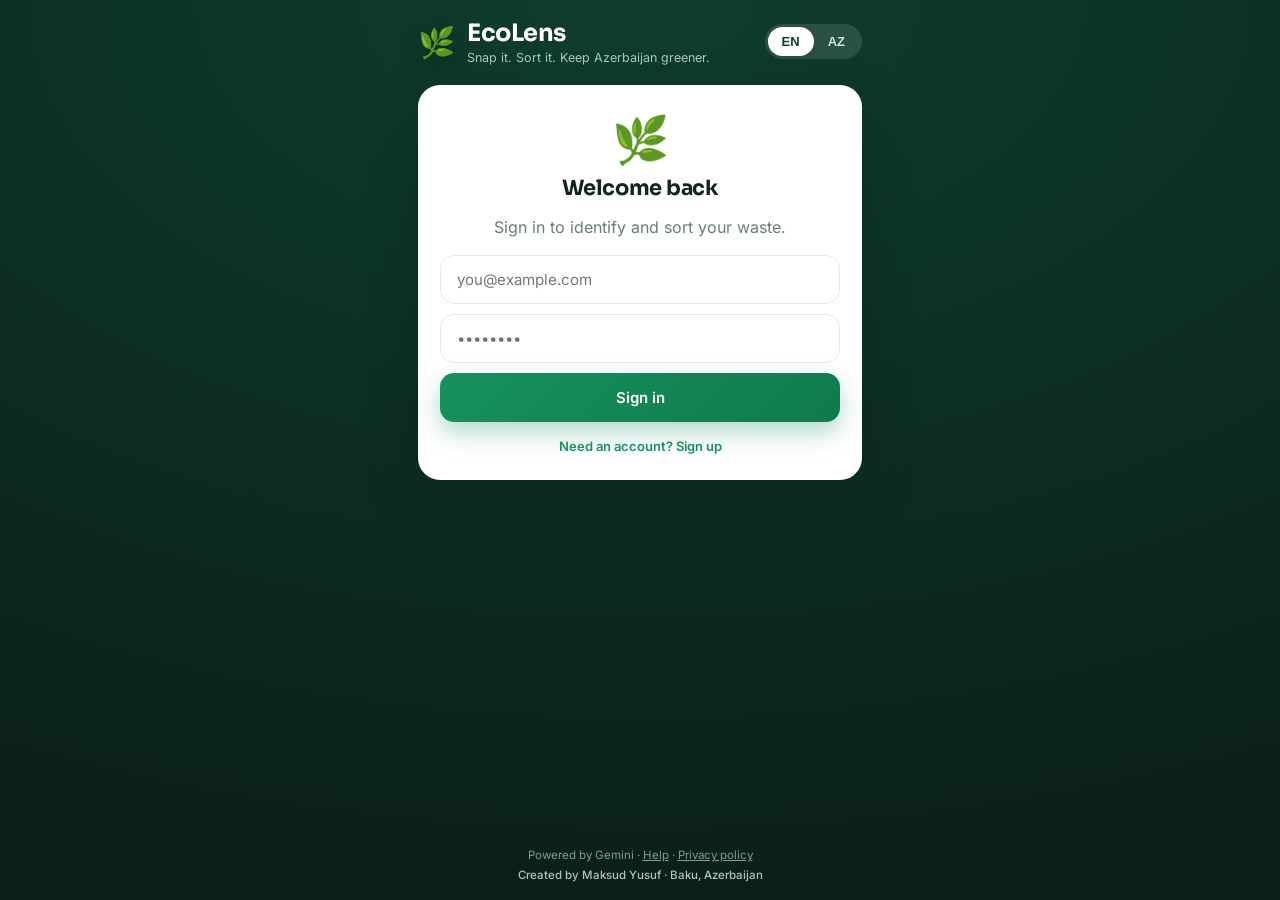
<file: public/index.html>
<!DOCTYPE html>
<html lang="en">
  <head>
    <meta charset="UTF-8" />
    <meta name="viewport" content="width=device-width, initial-scale=1.0, viewport-fit=cover" />
    <meta name="theme-color" content="#0f3d2e" />
    <title>EcoLens — Smart Waste Sorting</title>
    <link rel="manifest" href="manifest.webmanifest" />
    <link rel="icon" href="icons/favicon-32.png" sizes="32x32" />
    <link rel="apple-touch-icon" href="icons/icon-180.png" />
    <meta name="apple-mobile-web-app-capable" content="yes" />
    <meta name="apple-mobile-web-app-status-bar-style" content="black-translucent" />
    <meta name="apple-mobile-web-app-title" content="EcoLens" />
    <meta name="mobile-web-app-capable" content="yes" />
    <link rel="stylesheet" href="fonts.css" />
    <link rel="stylesheet" href="styles.css" />
  </head>
  <body>
    <div class="app">
      <header class="topbar">
        <div class="brand">
          <span class="leaf" aria-hidden="true">🌿</span>
          <div>
            <h1>EcoLens</h1>
            <p class="tagline" data-i18n="tagline">Snap it. Sort it. Save Azerbaijan greener.</p>
          </div>
        </div>
        <div class="lang-toggle" role="group" aria-label="Language">
          <button data-lang="en" class="active">EN</button>
          <button data-lang="az">AZ</button>
        </div>
      </header>

      <div id="userbar" class="userbar hidden">
        <span id="userEmail" class="user-email"></span>
        <div class="userbar-actions">
          <button id="mapBtn" class="link-btn" data-i18n="nav_map">Bins</button>
          <button id="historyBtn" class="link-btn" data-i18n="nav_history">History</button>
          <button id="accountBtn" class="link-btn" data-i18n="nav_account">Account</button>
        </div>
      </div>

      <main>
        <!-- Boot / loading -->
        <section id="bootCard" class="card boot">
          <div class="spinner"></div>
          <p class="muted" data-i18n="loading">Loading…</p>
        </section>

        <!-- Auth (sign in / sign up) -->
        <section id="authCard" class="card auth hidden">
          <div class="capture-illustration" aria-hidden="true">🌿</div>
          <h2 id="authTitle" data-i18n="auth_signin_title">Welcome back</h2>
          <p class="muted" id="authSub" data-i18n="auth_signin_sub">Sign in to identify and sort your waste.</p>
          <form id="authForm" class="auth-form">
            <input id="authEmail" class="field" type="email" autocomplete="email" placeholder="you@example.com" required />
            <input id="authPassword" class="field" type="password" autocomplete="current-password" placeholder="••••••••" required />
            <p id="authError" class="auth-error hidden"></p>
            <button id="authSubmit" type="submit" class="btn primary" data-i18n="auth_signin_btn">Sign in</button>
          </form>
          <button id="authToggle" class="link-btn center" data-i18n="auth_to_signup">Need an account? Sign up</button>
        </section>

        <!-- Capture / start screen -->
        <section id="startCard" class="card capture hidden">
          <div class="capture-illustration" aria-hidden="true">📷♻️</div>
          <h2 data-i18n="capture_title">What are you throwing away?</h2>
          <p class="muted" data-i18n="capture_sub">
            Take or upload a photo of any item — EcoLens tells you how to recycle or dispose of it properly here in Azerbaijan.
          </p>
          <div class="capture-actions">
            <button id="cameraBtn" class="btn primary" data-i18n="btn_camera">Take a photo</button>
            <button id="uploadBtn" class="btn ghost" data-i18n="btn_upload">Upload image</button>
          </div>
          <input id="cameraInput" type="file" accept="image/*" capture="environment" hidden />
          <input id="fileInput" type="file" accept="image/*" hidden />
          <p id="quota" class="quota"></p>
        </section>

        <!-- Preview + analyzing -->
        <section id="previewCard" class="card preview hidden">
          <div class="preview-image-wrap">
            <img id="previewImg" alt="Selected item" />
            <div id="scanOverlay" class="scan-overlay hidden">
              <div class="scan-line"></div>
              <span class="scan-text" data-i18n="analyzing">Analyzing…</span>
            </div>
          </div>
          <div class="preview-actions">
            <button id="analyzeBtn" class="btn primary" data-i18n="btn_analyze">Identify it</button>
            <button id="retakeBtn" class="btn ghost" data-i18n="btn_retake">Retake</button>
          </div>
        </section>

        <!-- Result -->
        <section id="resultCard" class="card result hidden"></section>

        <!-- Error -->
        <section id="errorCard" class="card error hidden">
          <p id="errorText"></p>
          <button id="errorRetry" class="btn ghost" data-i18n="btn_again">Try again</button>
        </section>

        <!-- History -->
        <section id="historyCard" class="card history hidden">
          <div class="history-head">
            <h2 data-i18n="history_title">Your scans</h2>
            <button id="historyBack" class="link-btn" data-i18n="btn_back">Back</button>
          </div>
          <p id="myImpact" class="my-impact hidden"></p>
          <div id="historyList" class="history-list"></div>
        </section>

        <!-- Account: sign out and account deletion (App Store guideline 5.1.1(v)) -->
        <section id="accountCard" class="card history hidden">
          <div class="history-head">
            <h2 data-i18n="account_title">Account</h2>
            <button id="accountBack" class="link-btn" data-i18n="btn_back">Back</button>
          </div>
          <p class="muted account-email" id="accountEmail"></p>
          <div class="account-actions">
            <button id="logoutBtn" class="btn ghost" data-i18n="nav_logout">Log out</button>
            <button id="deleteAccountBtn" class="btn danger" data-i18n="delete_account">Delete my account</button>
          </div>
          <p class="muted account-hint" data-i18n="delete_hint">
            Permanently deletes your account and all your scan history.
          </p>
        </section>

        <!-- Nearby bins map -->
        <section id="mapCard" class="card map hidden">
          <div class="history-head">
            <h2 data-i18n="map_title">Recycling near you</h2>
            <button id="mapBack" class="link-btn" data-i18n="btn_back">Back</button>
          </div>
          <p id="mapStatus" class="muted map-status"></p>
          <iframe id="mapFrame" class="map-canvas" title="Recycling map"></iframe>
        </section>
      </main>

      <footer class="footer">
        <span data-i18n="footer">Powered by Gemini</span> ·
        <a href="support.html" data-i18n="help">Help</a> ·
        <a href="privacy.html" data-i18n="privacy">Privacy policy</a>
        <div class="credit" data-i18n="credit">Created by Maksud Yusuf · Baku, Azerbaijan</div>
      </footer>
    </div>

    <!-- Bundled (not loaded from a CDN) so the iOS app ships all of its own code. -->
    <script src="vendor/supabase-2.110.0.js"></script>
    <script>
      // Safety net: never leave the iOS launch screen up if the app fails to start.
      setTimeout(() => window.Capacitor?.Plugins?.SplashScreen?.hide(), 6000);
    </script>
    <script src="config.js"></script>
    <script src="app.js"></script>
    <script>
      // The native app ships its own files, so the web service worker is web-only.
      if ("serviceWorker" in navigator && !window.Capacitor?.isNativePlatform?.()) {
        // Auto-reload once when a new version takes over — but not on a first
        // visit, where the first worker taking control isn't an update.
        const hadController = !!navigator.serviceWorker.controller;
        let refreshing = false;
        navigator.serviceWorker.addEventListener("controllerchange", () => {
          if (!hadController || refreshing) return;
          refreshing = true;
          window.location.reload();
        });
        window.addEventListener("load", async () => {
          try {
            const reg = await navigator.serviceWorker.register("sw.js");
            reg.update();
            // Re-check for a new version each time the app is reopened/refocused.
            document.addEventListener("visibilitychange", () => {
              if (document.visibilityState === "visible") reg.update();
            });
          } catch (e) {}
        });
      }
    </script>
  </body>
</html>
</file>
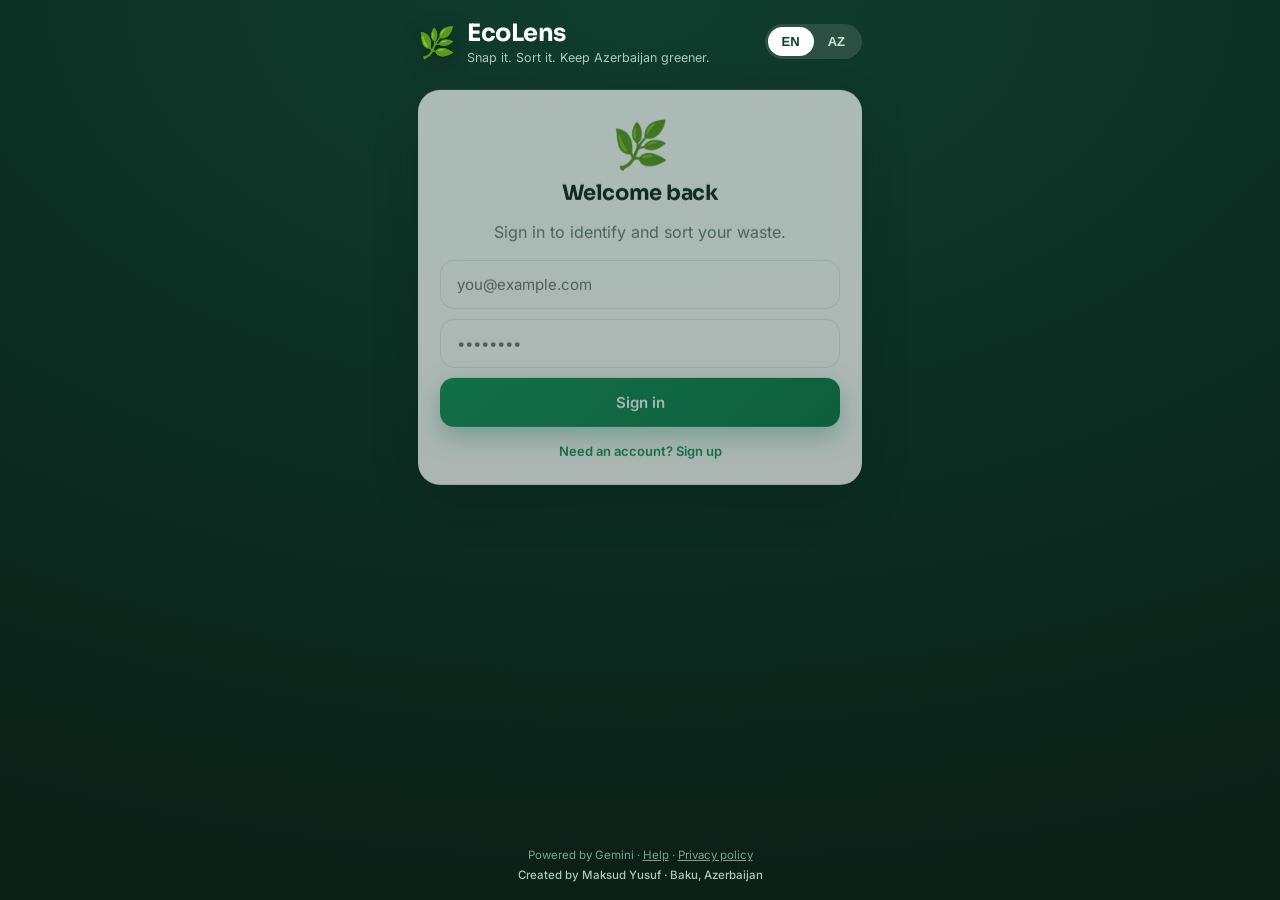
<file: public/impact.html>
<!DOCTYPE html>
<html lang="en">
  <head>
    <meta charset="utf-8" />
    <meta name="robots" content="noindex" />
    <title>EcoLens</title>
    <!-- The Impact page was removed; old links (posters, App Store) go to the app. -->
    <meta http-equiv="refresh" content="0; url=./" />
  </head>
  <body></body>
</html>
</file>
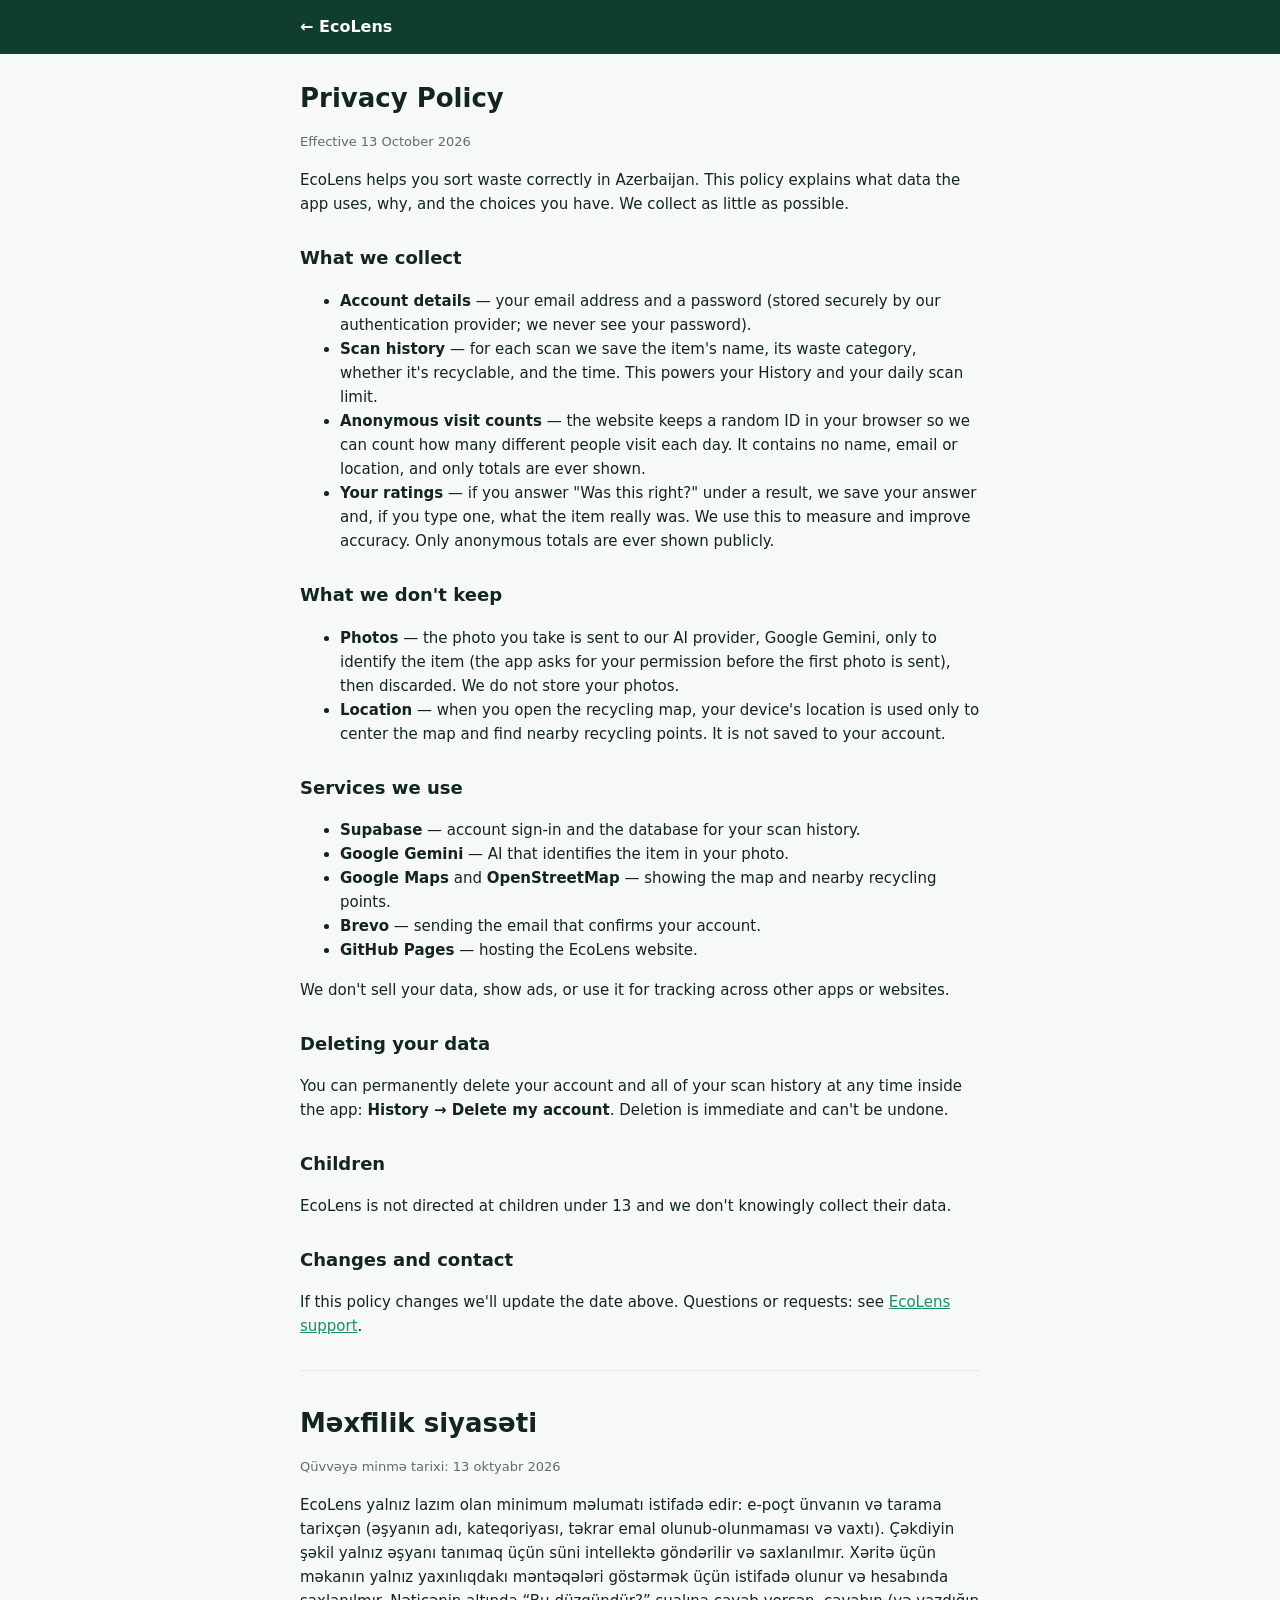
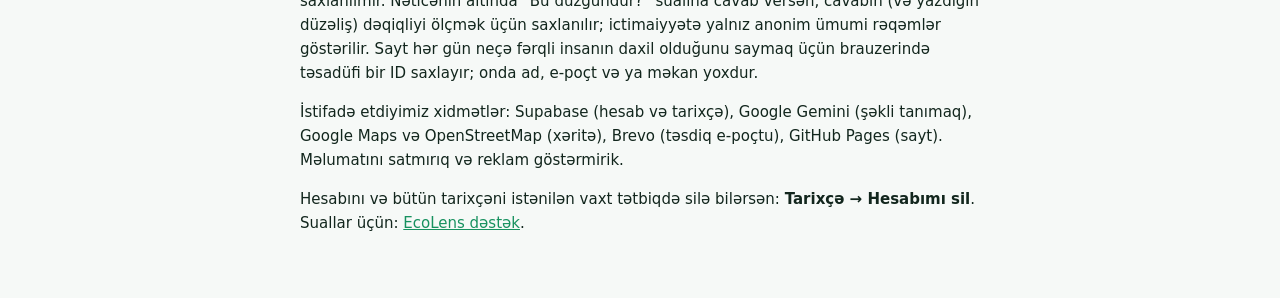
<file: public/privacy.html>
<!DOCTYPE html>
<html lang="en">
  <head>
    <meta charset="UTF-8" />
    <meta name="viewport" content="width=device-width, initial-scale=1.0, viewport-fit=cover" />
    <title>EcoLens — Privacy Policy</title>
    <style>
      :root {
        --ink: #12261d;
        --muted: #5d6f66;
        --green: #17915f;
        --line: #e4ece7;
      }
      body {
        margin: 0;
        background: #f6f9f7;
        color: var(--ink);
        font-family: -apple-system, system-ui, "Inter", sans-serif;
        line-height: 1.6;
      }
      /* Dark bar under the status bar, matching the app (status bar text is white). */
      .bar {
        background: #0f3d2e;
        padding: calc(env(safe-area-inset-top) + 14px) 20px 14px;
      }
      .bar a {
        display: block;
        max-width: 680px;
        margin: 0 auto;
        color: #fff;
        font-weight: 600;
        text-decoration: none;
      }
      main {
        max-width: 680px;
        margin: 0 auto;
        padding: 24px 20px 48px;
      }
      h1 {
        font-size: 26px;
        margin: 0 0 4px;
      }
      h2 {
        font-size: 18px;
        margin: 28px 0 6px;
      }
      p,
      li {
        font-size: 15px;
      }
      .muted {
        color: var(--muted);
        font-size: 13px;
      }
      a {
        color: var(--green);
      }
      hr {
        border: 0;
        border-top: 1px solid var(--line);
        margin: 32px 0;
      }
      .in-app .bar { display: none; }
    </style>
    <script>
      // Opened from the iOS app (in its browser sheet): hide links back to the website.
      if (new URLSearchParams(location.search).has("app")) document.documentElement.classList.add("in-app");
    </script>
  </head>
  <body>
    <header class="bar"><a href="index.html">← EcoLens</a></header>
    <main>
      <h1>Privacy Policy</h1>
      <p class="muted">Effective 13 October 2026</p>

      <p>
        EcoLens helps you sort waste correctly in Azerbaijan. This policy explains what data the app
        uses, why, and the choices you have. We collect as little as possible.
      </p>

      <h2>What we collect</h2>
      <ul>
        <li><b>Account details</b> — your email address and a password (stored securely by our
          authentication provider; we never see your password).</li>
        <li><b>Scan history</b> — for each scan we save the item's name, its waste category, whether
          it's recyclable, and the time. This powers your History and your daily scan limit.</li>
        <li><b>Anonymous visit counts</b> — the website keeps a random ID in your browser so we can
          count how many different people visit each day. It contains no name, email or location,
          and only totals are ever shown.</li>
        <li><b>Your ratings</b> — if you answer "Was this right?" under a result, we save your answer
          and, if you type one, what the item really was. We use this to measure and improve
          accuracy. Only anonymous totals are ever shown publicly.</li>
      </ul>

      <h2>What we don't keep</h2>
      <ul>
        <li><b>Photos</b> — the photo you take is sent to our AI provider, Google Gemini, only to
          identify the item (the app asks for your permission before the first photo is sent),
          then discarded. We do not store your photos.</li>
        <li><b>Location</b> — when you open the recycling map, your device's location is used only to
          center the map and find nearby recycling points. It is not saved to your account.</li>
      </ul>

      <h2>Services we use</h2>
      <ul>
        <li><b>Supabase</b> — account sign-in and the database for your scan history.</li>
        <li><b>Google Gemini</b> — AI that identifies the item in your photo.</li>
        <li><b>Google Maps</b> and <b>OpenStreetMap</b> — showing the map and nearby recycling
          points.</li>
        <li><b>Brevo</b> — sending the email that confirms your account.</li>
        <li><b>GitHub Pages</b> — hosting the EcoLens website.</li>
      </ul>
      <p>We don't sell your data, show ads, or use it for tracking across other apps or websites.</p>

      <h2>Deleting your data</h2>
      <p>
        You can permanently delete your account and all of your scan history at any time inside the
        app: <b>History → Delete my account</b>. Deletion is immediate and can't be undone.
      </p>

      <h2>Children</h2>
      <p>EcoLens is not directed at children under 13 and we don't knowingly collect their data.</p>

      <h2>Changes and contact</h2>
      <p>
        If this policy changes we'll update the date above. Questions or requests:
        see <a href="support.html">EcoLens support</a>.
      </p>

      <hr />

      <h1>Məxfilik siyasəti</h1>
      <p class="muted">Qüvvəyə minmə tarixi: 13 oktyabr 2026</p>
      <p>
        EcoLens yalnız lazım olan minimum məlumatı istifadə edir: e-poçt ünvanın və tarama tarixçən
        (əşyanın adı, kateqoriyası, təkrar emal olunub-olunmaması və vaxtı). Çəkdiyin şəkil yalnız
        əşyanı tanımaq üçün süni intellektə göndərilir və saxlanılmır. Xəritə üçün məkanın yalnız
        yaxınlıqdakı məntəqələri göstərmək üçün istifadə olunur və hesabında saxlanılmır. Nəticənin
        altında “Bu düzgündür?” sualına cavab versən, cavabın (və yazdığın düzəliş) dəqiqliyi ölçmək
        üçün saxlanılır; ictimaiyyətə yalnız anonim ümumi rəqəmlər göstərilir. Sayt hər gün neçə fərqli insanın daxil olduğunu saymaq üçün brauzerində təsadüfi bir ID saxlayır; onda ad, e-poçt və ya məkan yoxdur.
      </p>
      <p>
        İstifadə etdiyimiz xidmətlər: Supabase (hesab və tarixçə), Google Gemini (şəkli tanımaq),
        Google Maps və OpenStreetMap (xəritə), Brevo (təsdiq e-poçtu), GitHub Pages (sayt). Məlumatını
        satmırıq və reklam göstərmirik.
      </p>
      <p>
        Hesabını və bütün tarixçəni istənilən vaxt tətbiqdə silə bilərsən:
        <b>Tarixçə → Hesabımı sil</b>. Suallar üçün:
        <a href="support.html">EcoLens dəstək</a>.
      </p>
    </main>
  </body>
</html>
</file>
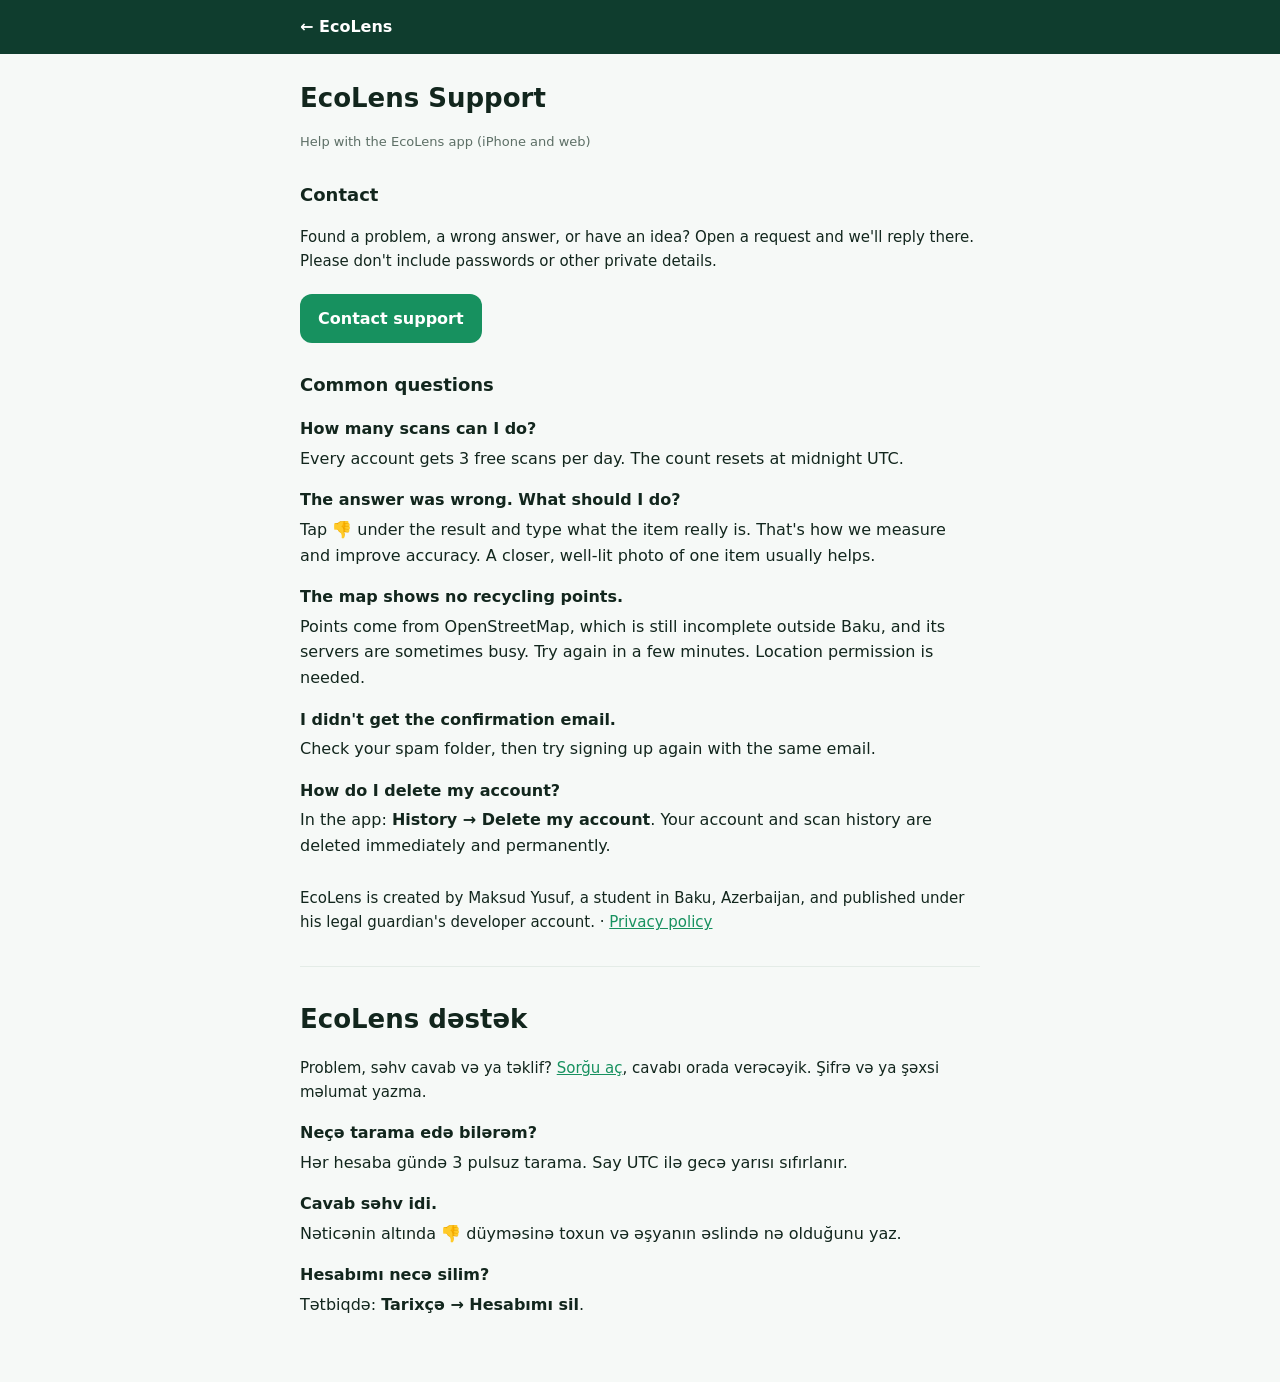
<file: public/support.html>
<!DOCTYPE html>
<html lang="en">
  <head>
    <meta charset="UTF-8" />
    <meta name="viewport" content="width=device-width, initial-scale=1.0, viewport-fit=cover" />
    <title>EcoLens Support</title>
    <style>
      :root {
        --ink: #12261d;
        --muted: #5d6f66;
        --green: #17915f;
        --line: #e4ece7;
      }
      body {
        margin: 0;
        background: #f6f9f7;
        color: var(--ink);
        font-family: -apple-system, system-ui, "Inter", sans-serif;
        line-height: 1.6;
      }
      /* Dark bar under the status bar, matching the app (status bar text is white). */
      .bar {
        background: #0f3d2e;
        padding: calc(env(safe-area-inset-top) + 14px) 20px 14px;
      }
      .bar a {
        display: block;
        max-width: 680px;
        margin: 0 auto;
        color: #fff;
        font-weight: 600;
        text-decoration: none;
      }
      main {
        max-width: 680px;
        margin: 0 auto;
        padding: 24px 20px 48px;
      }
      h1 {
        font-size: 26px;
        margin: 0 0 4px;
      }
      h2 {
        font-size: 18px;
        margin: 28px 0 6px;
      }
      p,
      li {
        font-size: 15px;
      }
      .muted {
        color: var(--muted);
        font-size: 13px;
      }
      a {
        color: var(--green);
      }
      hr {
        border: 0;
        border-top: 1px solid var(--line);
        margin: 32px 0;
      }
          .faq dt {
        font-weight: 600;
        margin-top: 16px;
      }
      .faq dd {
        margin: 4px 0 0;
      }
      .contact {
        display: inline-block;
        margin-top: 6px;
        padding: 12px 18px;
        border-radius: 12px;
        background: var(--green);
        color: #fff;
        font-weight: 600;
        text-decoration: none;
      }
      .in-app .bar { display: none; }
    </style>
    <script>
      // Opened from the iOS app (in its browser sheet): hide links back to the website.
      if (new URLSearchParams(location.search).has("app")) document.documentElement.classList.add("in-app");
    </script>
  </head>
  <body>
    <header class="bar"><a href="index.html">← EcoLens</a></header>
    <main>
      <h1>EcoLens Support</h1>
      <p class="muted">Help with the EcoLens app (iPhone and web)</p>

      <h2>Contact</h2>
      <p>
        Found a problem, a wrong answer, or have an idea? Open a request and we'll reply there.
        Please don't include passwords or other private details.
      </p>
      <a class="contact" href="https://github.com/Mausertheking/ecolens/issues/new" target="_blank" rel="noopener">
        Contact support
      </a>

      <h2>Common questions</h2>
      <dl class="faq">
        <dt>How many scans can I do?</dt>
        <dd>Every account gets 3 free scans per day. The count resets at midnight UTC.</dd>
        <dt>The answer was wrong. What should I do?</dt>
        <dd>Tap 👎 under the result and type what the item really is. That's how we measure and
          improve accuracy. A closer, well-lit photo of one item usually helps.</dd>
        <dt>The map shows no recycling points.</dt>
        <dd>Points come from OpenStreetMap, which is still incomplete outside Baku, and its servers
          are sometimes busy. Try again in a few minutes. Location permission is needed.</dd>
        <dt>I didn't get the confirmation email.</dt>
        <dd>Check your spam folder, then try signing up again with the same email.</dd>
        <dt>How do I delete my account?</dt>
        <dd>In the app: <b>History → Delete my account</b>. Your account and scan history are
          deleted immediately and permanently.</dd>
      </dl>

      <p style="margin-top: 28px">
        EcoLens is created by Maksud Yusuf, a student in Baku, Azerbaijan, and published under his
        legal guardian's developer account. · <a href="privacy.html">Privacy policy</a>
      </p>

      <hr />

      <h1>EcoLens dəstək</h1>
      <p>
        Problem, səhv cavab və ya təklif? <a href="https://github.com/Mausertheking/ecolens/issues/new"
        target="_blank" rel="noopener">Sorğu aç</a>, cavabı orada verəcəyik. Şifrə və ya şəxsi
        məlumat yazma.
      </p>
      <dl class="faq">
        <dt>Neçə tarama edə bilərəm?</dt>
        <dd>Hər hesaba gündə 3 pulsuz tarama. Say UTC ilə gecə yarısı sıfırlanır.</dd>
        <dt>Cavab səhv idi.</dt>
        <dd>Nəticənin altında 👎 düyməsinə toxun və əşyanın əslində nə olduğunu yaz.</dd>
        <dt>Hesabımı necə silim?</dt>
        <dd>Tətbiqdə: <b>Tarixçə → Hesabımı sil</b>.</dd>
      </dl>
    </main>
  </body>
</html>
</file>
<file: public/fonts.css>
/* Self-hosted fonts (from @fontsource) so the app draws instantly, offline and
   inside the iOS app, without waiting on Google Fonts. Latin + Latin Extended
   cover English and Azerbaijani (ə, ğ, ı, ş …). */
@font-face {
  font-family: "Sora";
  font-style: normal;
  font-display: swap;
  font-weight: 500;
  src: url(fonts/sora-latin-ext-500-normal.woff2) format("woff2");
  unicode-range: U+0100-02BA,U+02BD-02C5,U+02C7-02CC,U+02CE-02D7,U+02DD-02FF,U+0304,U+0308,U+0329,U+1D00-1DBF,U+1E00-1E9F,U+1EF2-1EFF,U+2020,U+20A0-20AB,U+20AD-20C0,U+2113,U+2C60-2C7F,U+A720-A7FF;
}
@font-face {
  font-family: "Sora";
  font-style: normal;
  font-display: swap;
  font-weight: 500;
  src: url(fonts/sora-latin-500-normal.woff2) format("woff2");
  unicode-range: U+0000-00FF,U+0131,U+0152-0153,U+02BB-02BC,U+02C6,U+02DA,U+02DC,U+0304,U+0308,U+0329,U+2000-206F,U+20AC,U+2122,U+2191,U+2193,U+2212,U+2215,U+FEFF,U+FFFD;
}
@font-face {
  font-family: "Sora";
  font-style: normal;
  font-display: swap;
  font-weight: 600;
  src: url(fonts/sora-latin-ext-600-normal.woff2) format("woff2");
  unicode-range: U+0100-02BA,U+02BD-02C5,U+02C7-02CC,U+02CE-02D7,U+02DD-02FF,U+0304,U+0308,U+0329,U+1D00-1DBF,U+1E00-1E9F,U+1EF2-1EFF,U+2020,U+20A0-20AB,U+20AD-20C0,U+2113,U+2C60-2C7F,U+A720-A7FF;
}
@font-face {
  font-family: "Sora";
  font-style: normal;
  font-display: swap;
  font-weight: 600;
  src: url(fonts/sora-latin-600-normal.woff2) format("woff2");
  unicode-range: U+0000-00FF,U+0131,U+0152-0153,U+02BB-02BC,U+02C6,U+02DA,U+02DC,U+0304,U+0308,U+0329,U+2000-206F,U+20AC,U+2122,U+2191,U+2193,U+2212,U+2215,U+FEFF,U+FFFD;
}
@font-face {
  font-family: "Sora";
  font-style: normal;
  font-display: swap;
  font-weight: 700;
  src: url(fonts/sora-latin-ext-700-normal.woff2) format("woff2");
  unicode-range: U+0100-02BA,U+02BD-02C5,U+02C7-02CC,U+02CE-02D7,U+02DD-02FF,U+0304,U+0308,U+0329,U+1D00-1DBF,U+1E00-1E9F,U+1EF2-1EFF,U+2020,U+20A0-20AB,U+20AD-20C0,U+2113,U+2C60-2C7F,U+A720-A7FF;
}
@font-face {
  font-family: "Sora";
  font-style: normal;
  font-display: swap;
  font-weight: 700;
  src: url(fonts/sora-latin-700-normal.woff2) format("woff2");
  unicode-range: U+0000-00FF,U+0131,U+0152-0153,U+02BB-02BC,U+02C6,U+02DA,U+02DC,U+0304,U+0308,U+0329,U+2000-206F,U+20AC,U+2122,U+2191,U+2193,U+2212,U+2215,U+FEFF,U+FFFD;
}
@font-face {
  font-family: "Inter";
  font-style: normal;
  font-display: swap;
  font-weight: 400;
  src: url(fonts/inter-latin-ext-400-normal.woff2) format("woff2");
  unicode-range: U+0100-02BA,U+02BD-02C5,U+02C7-02CC,U+02CE-02D7,U+02DD-02FF,U+0304,U+0308,U+0329,U+1D00-1DBF,U+1E00-1E9F,U+1EF2-1EFF,U+2020,U+20A0-20AB,U+20AD-20C0,U+2113,U+2C60-2C7F,U+A720-A7FF;
}
@font-face {
  font-family: "Inter";
  font-style: normal;
  font-display: swap;
  font-weight: 400;
  src: url(fonts/inter-latin-400-normal.woff2) format("woff2");
  unicode-range: U+0000-00FF,U+0131,U+0152-0153,U+02BB-02BC,U+02C6,U+02DA,U+02DC,U+0304,U+0308,U+0329,U+2000-206F,U+20AC,U+2122,U+2191,U+2193,U+2212,U+2215,U+FEFF,U+FFFD;
}
@font-face {
  font-family: "Inter";
  font-style: normal;
  font-display: swap;
  font-weight: 500;
  src: url(fonts/inter-latin-ext-500-normal.woff2) format("woff2");
  unicode-range: U+0100-02BA,U+02BD-02C5,U+02C7-02CC,U+02CE-02D7,U+02DD-02FF,U+0304,U+0308,U+0329,U+1D00-1DBF,U+1E00-1E9F,U+1EF2-1EFF,U+2020,U+20A0-20AB,U+20AD-20C0,U+2113,U+2C60-2C7F,U+A720-A7FF;
}
@font-face {
  font-family: "Inter";
  font-style: normal;
  font-display: swap;
  font-weight: 500;
  src: url(fonts/inter-latin-500-normal.woff2) format("woff2");
  unicode-range: U+0000-00FF,U+0131,U+0152-0153,U+02BB-02BC,U+02C6,U+02DA,U+02DC,U+0304,U+0308,U+0329,U+2000-206F,U+20AC,U+2122,U+2191,U+2193,U+2212,U+2215,U+FEFF,U+FFFD;
}
@font-face {
  font-family: "Inter";
  font-style: normal;
  font-display: swap;
  font-weight: 600;
  src: url(fonts/inter-latin-ext-600-normal.woff2) format("woff2");
  unicode-range: U+0100-02BA,U+02BD-02C5,U+02C7-02CC,U+02CE-02D7,U+02DD-02FF,U+0304,U+0308,U+0329,U+1D00-1DBF,U+1E00-1E9F,U+1EF2-1EFF,U+2020,U+20A0-20AB,U+20AD-20C0,U+2113,U+2C60-2C7F,U+A720-A7FF;
}
@font-face {
  font-family: "Inter";
  font-style: normal;
  font-display: swap;
  font-weight: 600;
  src: url(fonts/inter-latin-600-normal.woff2) format("woff2");
  unicode-range: U+0000-00FF,U+0131,U+0152-0153,U+02BB-02BC,U+02C6,U+02DA,U+02DC,U+0304,U+0308,U+0329,U+2000-206F,U+20AC,U+2122,U+2191,U+2193,U+2212,U+2215,U+FEFF,U+FFFD;
}
</file>
<file: public/styles.css>
:root {
  --bg: #0b1f17;
  --bg-grad-1: #0f3d2e;
  --bg-grad-2: #0b1f17;
  --card: #ffffff;
  --ink: #12261d;
  --muted: #6b7d74;
  --line: #e4ece7;
  --green: #17915f;
  --green-deep: #0f3d2e;
  --green-soft: #e8f6ef;
  --amber: #c9821a;
  --amber-soft: #fdf1de;
  --red: #c14444;
  --red-soft: #fbe9e9;
  --radius: 22px;
  --shadow: 0 18px 50px rgba(6, 30, 20, 0.28);
}

* {
  box-sizing: border-box;
}

html,
body {
  margin: 0;
  min-height: 100%;
}

body {
  font-family: "Inter", system-ui, -apple-system, sans-serif;
  color: var(--ink);
  background: radial-gradient(120% 100% at 50% 0%, var(--bg-grad-1), var(--bg-grad-2));
  background-attachment: fixed;
  -webkit-font-smoothing: antialiased;
}

.app {
  max-width: 480px;
  margin: 0 auto;
  min-height: 100dvh;
  display: flex;
  flex-direction: column;
  padding: calc(env(safe-area-inset-top) + 18px) 18px calc(env(safe-area-inset-bottom) + 18px);
}

/* Top bar */
.topbar {
  display: flex;
  align-items: center;
  justify-content: space-between;
  gap: 12px;
  margin-bottom: 20px;
}

.brand {
  display: flex;
  align-items: center;
  gap: 12px;
}

.leaf {
  font-size: 30px;
  filter: drop-shadow(0 4px 10px rgba(0, 0, 0, 0.3));
}

.brand h1 {
  font-family: "Sora", sans-serif;
  font-size: 24px;
  font-weight: 700;
  letter-spacing: -0.5px;
  margin: 0;
  color: #fff;
}

.tagline {
  margin: 2px 0 0;
  font-size: 12.5px;
  color: #a9c9ba;
}

.lang-toggle {
  display: flex;
  background: rgba(255, 255, 255, 0.12);
  border-radius: 999px;
  padding: 3px;
  backdrop-filter: blur(6px);
}

.lang-toggle button {
  border: 0;
  background: transparent;
  color: #cfe3d8;
  font-weight: 600;
  font-size: 13px;
  padding: 7px 14px;
  border-radius: 999px;
  cursor: pointer;
  transition: all 0.2s ease;
}

.lang-toggle button.active {
  background: #fff;
  color: var(--green-deep);
}

main {
  flex: 1;
  display: flex;
  flex-direction: column;
  gap: 16px;
}

/* Cards */
.card {
  background: var(--card);
  border-radius: var(--radius);
  box-shadow: var(--shadow);
  padding: 26px 22px;
  animation: rise 0.4s cubic-bezier(0.2, 0.7, 0.2, 1) both;
}

@keyframes rise {
  from {
    opacity: 0;
    transform: translateY(14px);
  }
}

.hidden {
  display: none !important;
}

.muted {
  color: var(--muted);
}

h2 {
  font-family: "Sora", sans-serif;
  font-size: 21px;
  margin: 0 0 8px;
  letter-spacing: -0.3px;
}

/* Capture card */
.capture {
  text-align: center;
}

.capture-illustration {
  font-size: 46px;
  margin-bottom: 8px;
}

.capture p {
  font-size: 14.5px;
  line-height: 1.5;
  margin: 0 0 22px;
}

.capture-actions {
  display: flex;
  flex-direction: column;
  gap: 10px;
}

/* Buttons */
.btn {
  border: 0;
  border-radius: 14px;
  padding: 15px 18px;
  font-family: "Inter", sans-serif;
  font-size: 15px;
  font-weight: 600;
  cursor: pointer;
  transition: transform 0.12s ease, box-shadow 0.2s ease, background 0.2s ease;
}

.btn:active {
  transform: scale(0.98);
}

.btn.primary {
  background: linear-gradient(135deg, var(--green), #0f7a4d);
  color: #fff;
  box-shadow: 0 10px 24px rgba(23, 145, 95, 0.35);
}

.btn.ghost {
  background: var(--green-soft);
  color: var(--green-deep);
}

.btn[disabled] {
  opacity: 0.6;
  cursor: default;
}

/* Preview */
.preview-image-wrap {
  position: relative;
  border-radius: 16px;
  overflow: hidden;
  background: #eef2f0;
  aspect-ratio: 4 / 3;
  margin-bottom: 16px;
}

.preview-image-wrap img {
  width: 100%;
  height: 100%;
  object-fit: cover;
  display: block;
}

.preview-actions {
  display: flex;
  gap: 10px;
}

.preview-actions .btn {
  flex: 1;
}

/* Scan overlay */
.scan-overlay {
  position: absolute;
  inset: 0;
  background: rgba(9, 32, 22, 0.55);
  backdrop-filter: blur(2px);
  display: flex;
  flex-direction: column;
  align-items: center;
  justify-content: center;
  gap: 14px;
}

.scan-line {
  position: absolute;
  left: 0;
  right: 0;
  height: 3px;
  background: linear-gradient(90deg, transparent, #4be8a5, transparent);
  box-shadow: 0 0 14px #4be8a5;
  animation: scan 1.6s ease-in-out infinite;
}

@keyframes scan {
  0%,
  100% {
    top: 8%;
  }
  50% {
    top: 92%;
  }
}

.scan-text {
  color: #eafff5;
  font-weight: 600;
  font-size: 14px;
  letter-spacing: 0.3px;
  z-index: 1;
}

/* Result */
.result-head {
  display: flex;
  align-items: flex-start;
  justify-content: space-between;
  gap: 12px;
  margin-bottom: 16px;
}

.result-title h2 {
  margin-bottom: 3px;
}

.result-material {
  font-size: 13.5px;
  color: var(--muted);
}

.badge {
  flex-shrink: 0;
  display: inline-flex;
  align-items: center;
  gap: 6px;
  padding: 8px 13px;
  border-radius: 999px;
  font-size: 12.5px;
  font-weight: 700;
  white-space: nowrap;
}

.badge.recyclable {
  background: var(--green-soft);
  color: var(--green);
}

.badge.not {
  background: var(--red-soft);
  color: var(--red);
}

.cat-strip {
  display: flex;
  align-items: center;
  gap: 10px;
  padding: 12px 14px;
  border-radius: 14px;
  margin-bottom: 16px;
  font-weight: 600;
  font-size: 14px;
}

.cat-emoji {
  font-size: 22px;
}

.rows {
  display: flex;
  flex-direction: column;
  gap: 14px;
}

.row {
  display: flex;
  gap: 12px;
  align-items: flex-start;
}

.row-icon {
  flex-shrink: 0;
  width: 34px;
  height: 34px;
  border-radius: 10px;
  display: grid;
  place-items: center;
  font-size: 17px;
  background: var(--green-soft);
}

.row-body h3 {
  margin: 0 0 3px;
  font-size: 12px;
  text-transform: uppercase;
  letter-spacing: 0.6px;
  color: var(--muted);
  font-weight: 600;
}

.row-body p {
  margin: 0;
  font-size: 14.5px;
  line-height: 1.45;
}

.row.tip .row-icon {
  background: var(--amber-soft);
}

.row.harm .row-icon {
  background: var(--red-soft);
}

.row.note .row-icon {
  background: #eaf1fb;
}

.az-note {
  margin-top: 16px;
  padding: 13px 15px;
  border-radius: 14px;
  background: linear-gradient(135deg, #f4faf7, #eef6f1);
  border: 1px solid var(--line);
  font-size: 13.5px;
  line-height: 1.5;
  display: flex;
  gap: 9px;
}

.az-note .flag {
  font-size: 17px;
}

.confidence {
  margin-top: 14px;
  font-size: 12px;
  color: var(--muted);
  display: flex;
  align-items: center;
  gap: 8px;
}

.confidence .bar {
  flex: 1;
  height: 5px;
  border-radius: 999px;
  background: var(--line);
  overflow: hidden;
}

.confidence .bar span {
  display: block;
  height: 100%;
  background: var(--green);
  border-radius: 999px;
}

.result-footer {
  margin-top: 18px;
}

.result-footer .btn {
  width: 100%;
}

.low-conf {
  margin-top: 12px;
  padding: 11px 14px;
  border-radius: 12px;
  background: var(--amber-soft);
  color: var(--amber);
  font-size: 13px;
  font-weight: 500;
}

/* Nothing identifiable in the photo */
.nothing-found {
  text-align: center;
}
.nothing-found p {
  font-size: 14.5px;
  line-height: 1.5;
  margin: 0;
}

/* Error */
.error {
  text-align: center;
}

.error p {
  font-size: 14.5px;
  margin: 0 0 16px;
  color: var(--red);
}

/* User bar */
.userbar {
  display: flex;
  align-items: center;
  justify-content: space-between;
  gap: 10px;
  margin: -6px 0 16px;
  padding: 0 4px;
}
.user-email {
  color: #a9c9ba;
  font-size: 13px;
  overflow: hidden;
  text-overflow: ellipsis;
  white-space: nowrap;
}
.userbar-actions {
  display: flex;
  gap: 14px;
  flex-shrink: 0;
}
.link-btn {
  border: 0;
  background: transparent;
  color: #cfe3d8;
  font-family: inherit;
  font-size: 13px;
  font-weight: 600;
  cursor: pointer;
  padding: 0;
}
.link-btn:hover {
  color: #fff;
}
.link-btn.center {
  display: block;
  margin: 16px auto 0;
  color: var(--green);
}

/* Boot spinner */
.boot {
  text-align: center;
}
.spinner {
  width: 30px;
  height: 30px;
  margin: 0 auto 12px;
  border: 3px solid var(--line);
  border-top-color: var(--green);
  border-radius: 50%;
  animation: spin 0.8s linear infinite;
}
@keyframes spin {
  to {
    transform: rotate(360deg);
  }
}

/* Auth */
.auth {
  text-align: center;
}
.auth-form {
  display: flex;
  flex-direction: column;
  gap: 10px;
  margin-top: 18px;
}
.field {
  width: 100%;
  border: 1.5px solid var(--line);
  border-radius: 14px;
  padding: 14px 16px;
  font-family: inherit;
  font-size: 15px;
  color: var(--ink);
  background: #fff;
  outline: none;
}
.field:focus {
  border-color: var(--green);
}
.auth-error {
  margin: 2px 0;
  font-size: 13px;
  color: var(--red);
  text-align: left;
}
.auth-error.info {
  color: var(--green);
}

/* History */
.history-head {
  display: flex;
  align-items: center;
  justify-content: space-between;
  margin-bottom: 14px;
}
.history-head h2 {
  margin: 0;
}
.history-head .link-btn {
  color: var(--green);
}
.history-list {
  display: flex;
  flex-direction: column;
  gap: 8px;
}
.history-item {
  display: flex;
  align-items: center;
  gap: 12px;
  padding: 12px 14px;
  border-radius: 14px;
  background: var(--green-soft);
}
.history-emoji {
  font-size: 22px;
}
.history-body {
  flex: 1;
  min-width: 0;
}
.history-name {
  font-size: 14.5px;
  font-weight: 600;
  color: var(--ink);
  white-space: nowrap;
  overflow: hidden;
  text-overflow: ellipsis;
}
.history-meta {
  font-size: 12.5px;
  color: var(--muted);
}
.history-badge {
  font-size: 16px;
  flex-shrink: 0;
}

/* Personal impact (History) */
.my-impact {
  margin: -4px 0 14px;
  padding: 11px 14px;
  border-radius: 12px;
  background: linear-gradient(135deg, #f4faf7, #eef6f1);
  border: 1px solid var(--line);
  font-size: 13px;
  line-height: 1.45;
  color: var(--green-deep);
  font-weight: 500;
}

/* "Was this right?" feedback */
.feedback {
  margin-top: 16px;
  padding: 12px 14px;
  border-radius: 14px;
  border: 1px dashed var(--line);
  display: flex;
  flex-wrap: wrap;
  align-items: center;
  justify-content: space-between;
  gap: 10px;
  font-size: 13.5px;
}
.fb-q {
  font-weight: 600;
}
.fb-actions {
  display: flex;
  gap: 8px;
}
.fb-btn {
  border: 1.5px solid var(--line);
  background: #fff;
  border-radius: 999px;
  padding: 7px 14px;
  font-family: inherit;
  font-size: 13px;
  font-weight: 600;
  color: var(--ink);
  cursor: pointer;
}
.fb-btn:hover {
  border-color: var(--green);
}
.fb-form {
  display: flex;
  gap: 8px;
  width: 100%;
}
.fb-form .field {
  flex: 1;
  min-width: 0;
  padding: 10px 12px;
  font-size: 14px;
}
.fb-form .btn {
  padding: 10px 16px;
  font-size: 14px;
}
.fb-thanks {
  margin: 0;
  color: var(--green);
  font-weight: 500;
}
.fb-error {
  margin: 0;
  width: 100%;
  color: var(--red);
  font-size: 12.5px;
}

/* Account screen */
.account-email {
  margin: 0 0 16px;
  font-size: 14px;
}
.account-actions {
  display: flex;
  flex-direction: column;
  gap: 10px;
}
.btn.danger {
  background: var(--red-soft);
  color: var(--red);
}
.account-hint {
  margin: 12px 0 0;
  font-size: 12.5px;
  text-align: center;
}

/* Account (delete) */
.account-zone {
  margin-top: 18px;
  padding-top: 14px;
  border-top: 1px solid var(--line);
  text-align: center;
}
.link-btn.danger {
  color: var(--red);
}
.footer a {
  color: inherit;
}

/* Map */
.map-status {
  font-size: 13px;
  margin: 2px 0 12px;
}
.map-canvas {
  width: 100%;
  height: 360px;
  border: 0;
  border-radius: 14px;
  background: #eef2f0;
  display: block;
}

.quota {
  margin: 16px 0 0;
  font-size: 13px;
  color: var(--muted);
  min-height: 18px;
}

.quota.quota-empty {
  color: var(--amber);
  font-weight: 600;
}

/* Footer */
.footer .credit {
  margin-top: 6px;
  color: #a9c9ba;
  font-weight: 500;
}
.footer {
  text-align: center;
  margin-top: 20px;
  font-size: 11.5px;
  color: #7ba090;
}

/* iOS app: behave like an app, not a web page — no text selection, long-press
   callouts or grey tap flashes (text fields stay editable). */
html.native {
  -webkit-user-select: none;
  user-select: none;
  -webkit-touch-callout: none;
  -webkit-tap-highlight-color: transparent;
}
html.native input,
html.native textarea {
  -webkit-user-select: text;
  user-select: text;
}
</file>
